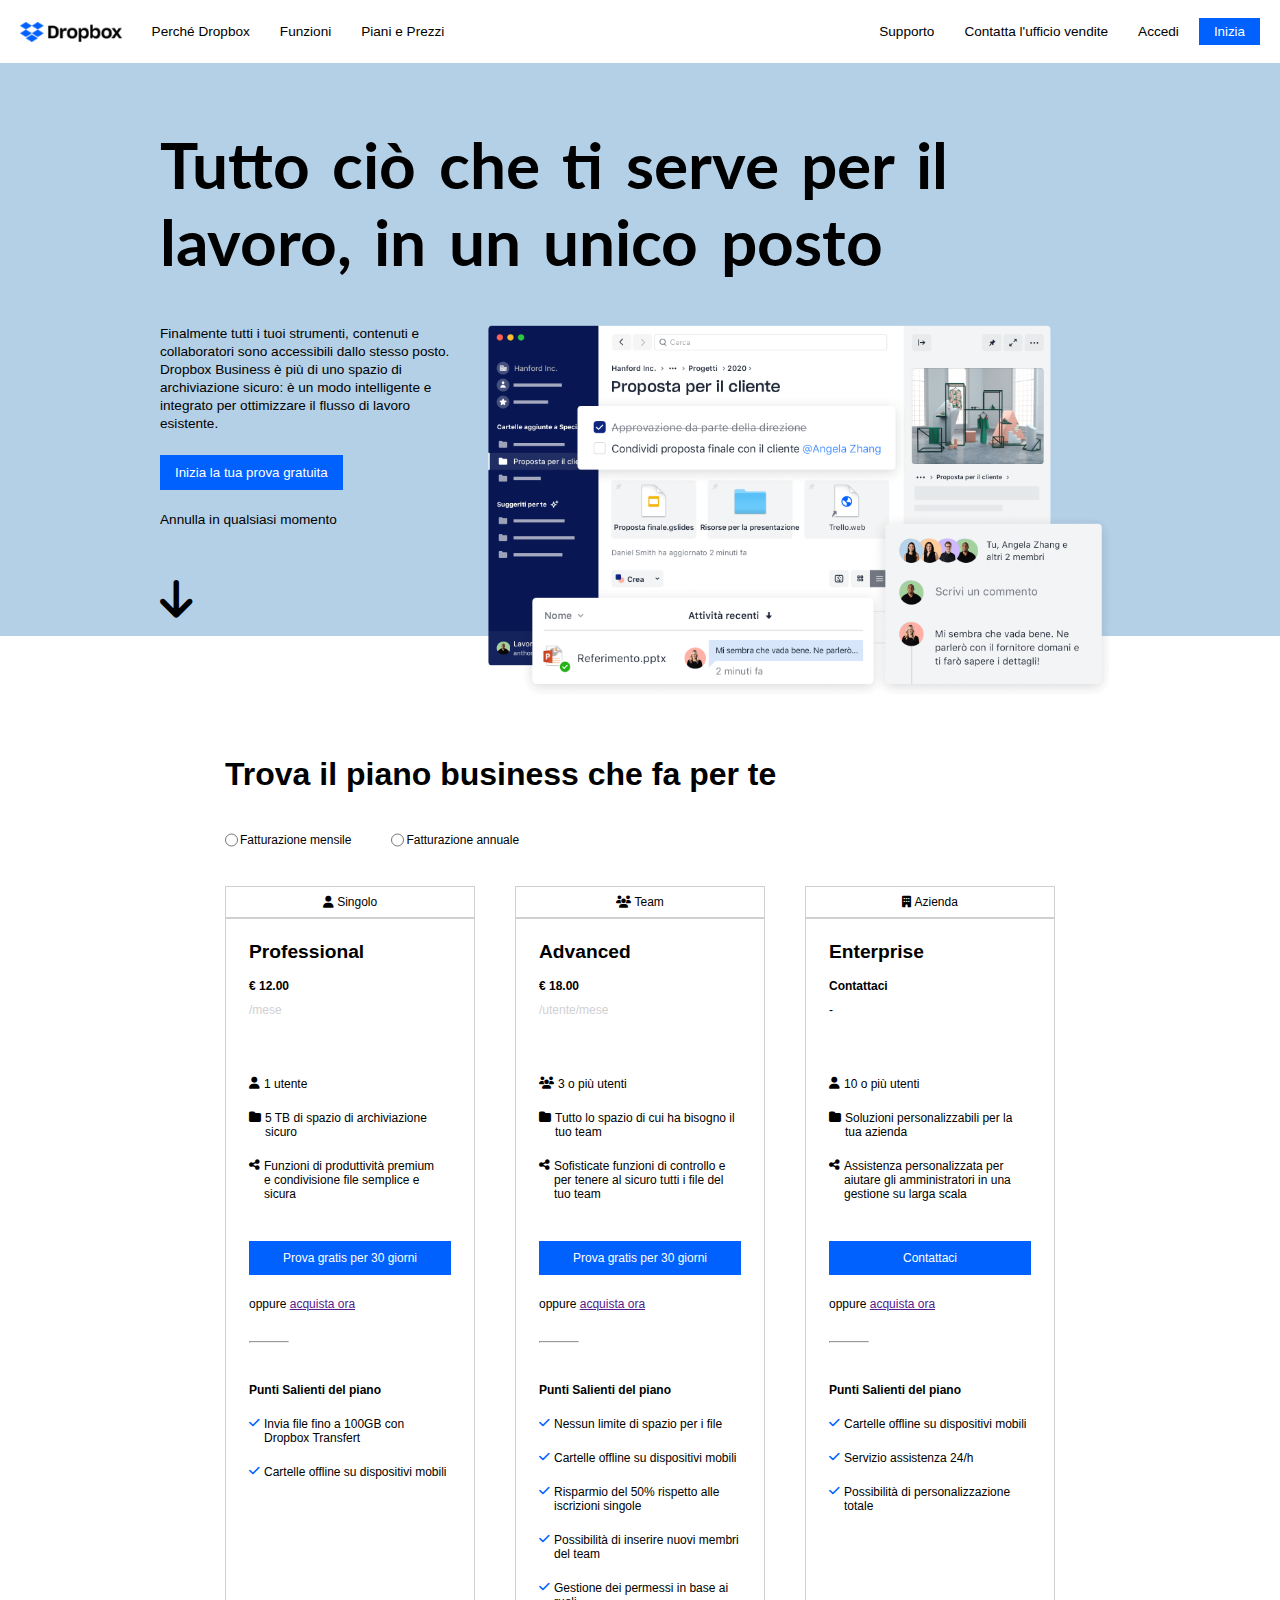
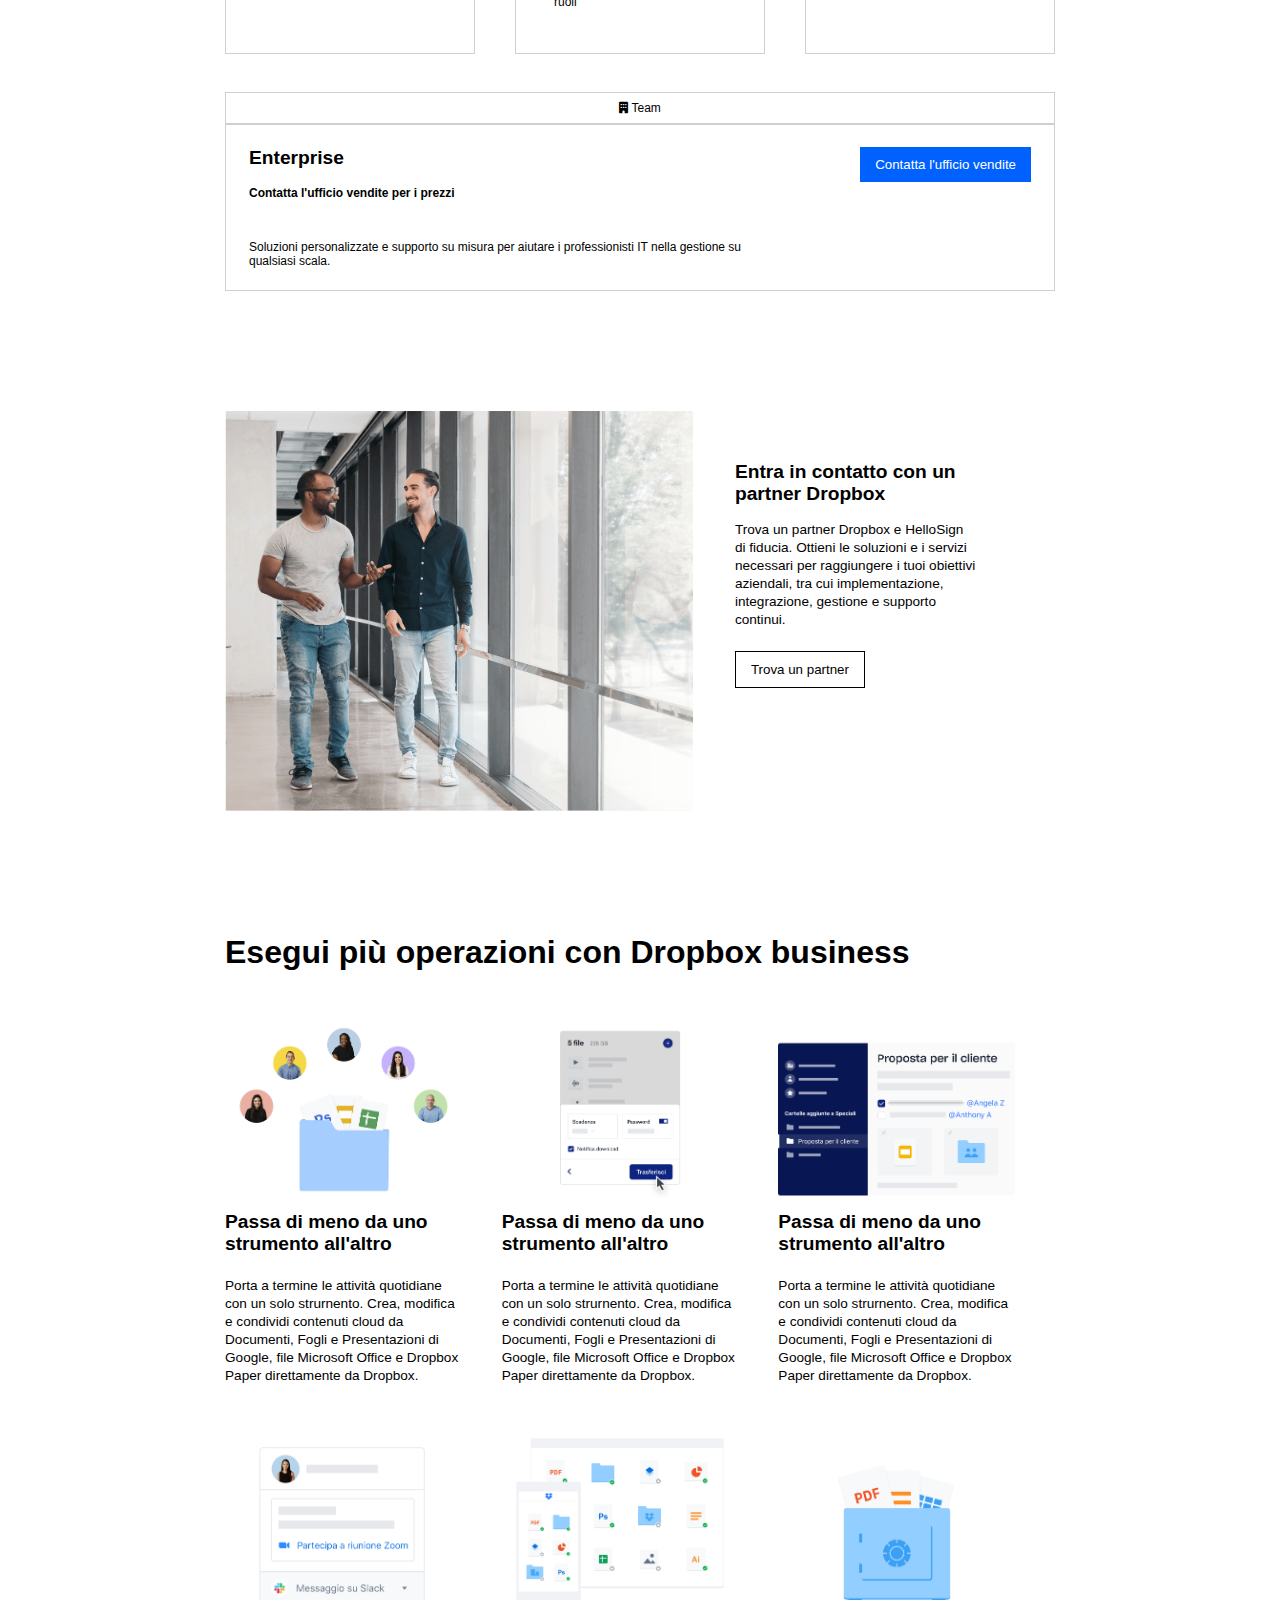
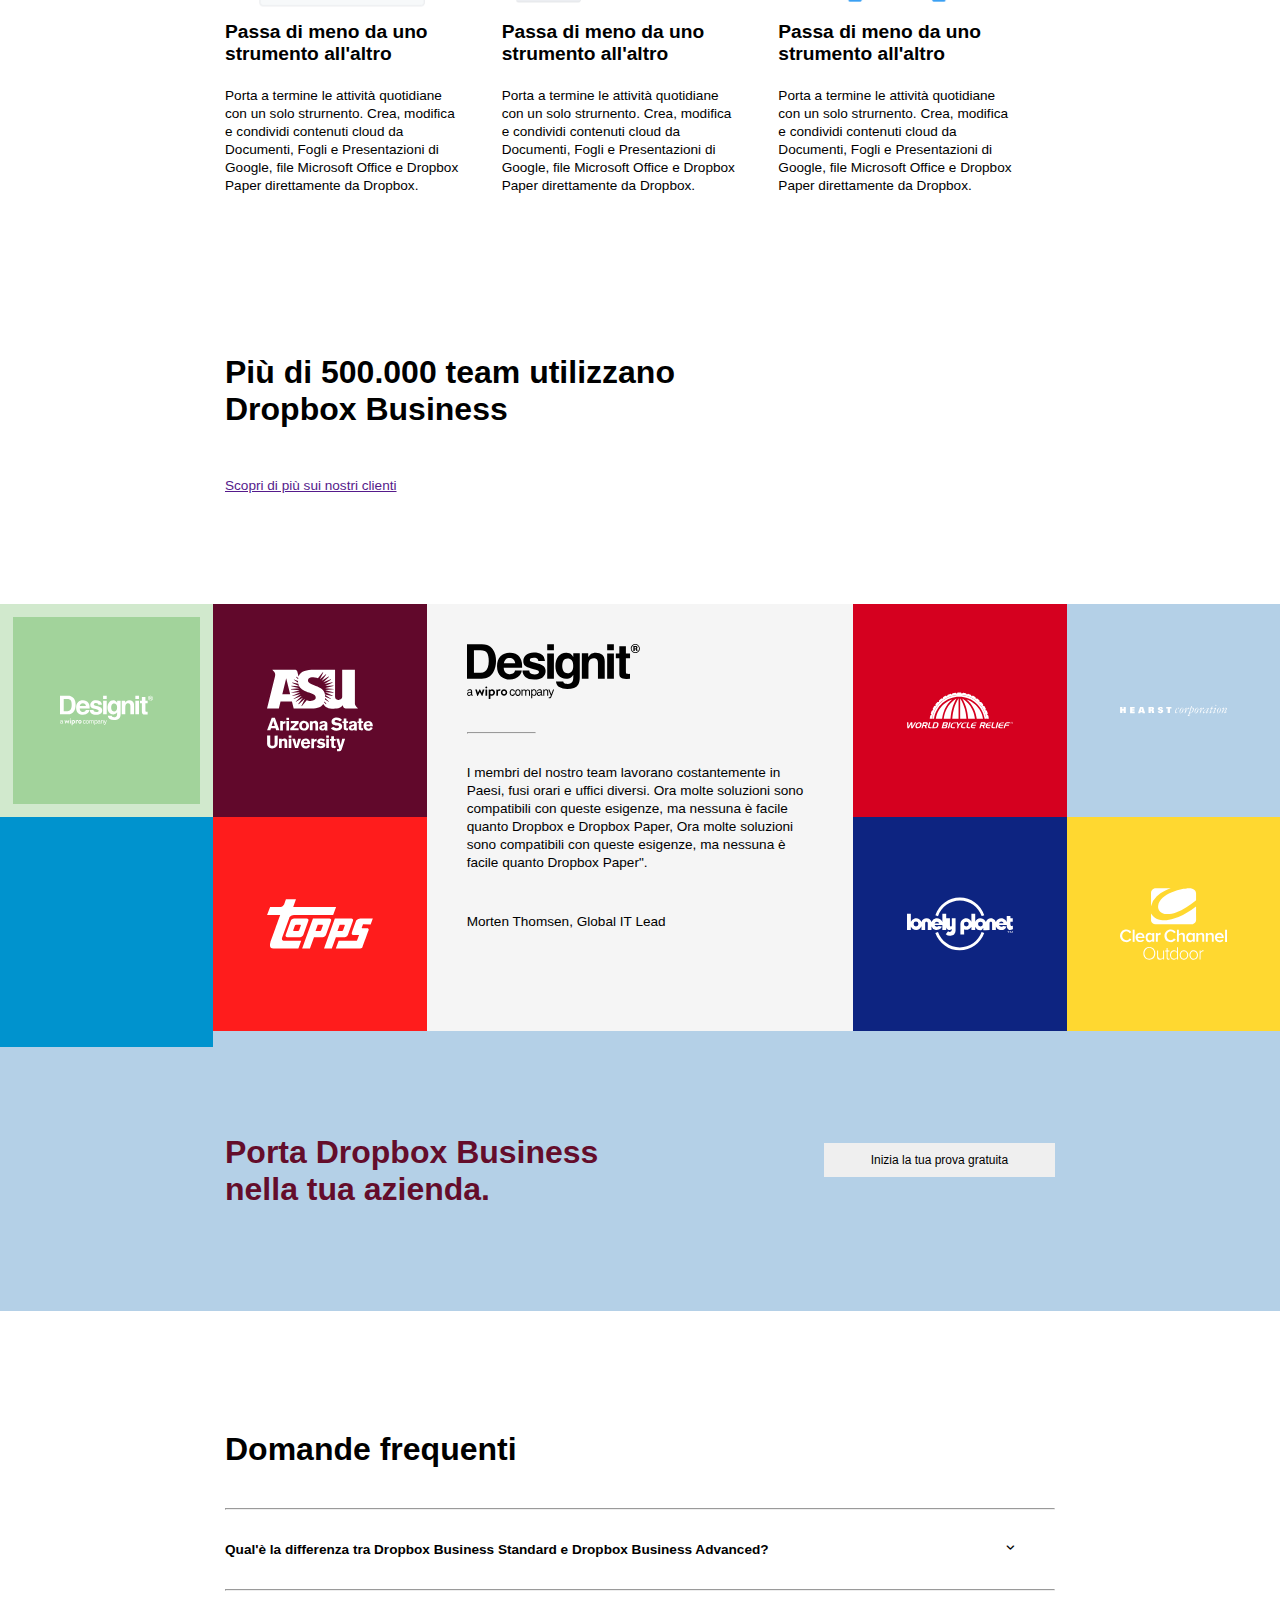
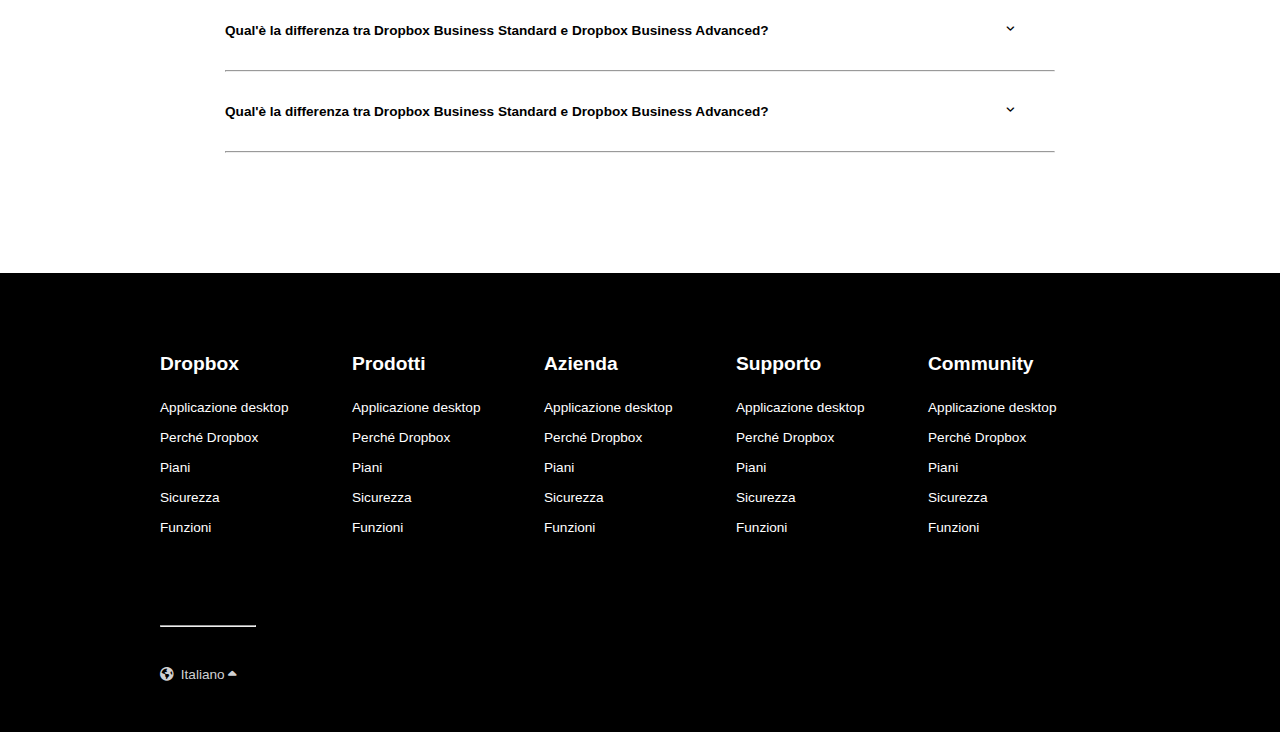
<file: index.html>
<!DOCTYPE html>
<html lang="en">
  <head>
    <meta charset="UTF-8" />
    <meta http-equiv="X-UA-Compatible" content="IE=edge" />
    <meta name="viewport" content="width=device-width, initial-scale=1.0" />
    <link rel="preconnect" href="https://fonts.googleapis.com" />
    <link rel="preconnect" href="https://fonts.gstatic.com" crossorigin />
    <link
      href="https://fonts.googleapis.com/css2?family=Lato:wght@900&display=swap"
      rel="stylesheet"
    />
    <link
      rel="stylesheet"
      href="https://cdnjs.cloudflare.com/ajax/libs/font-awesome/6.1.1/css/all.min.css"
    />
    <link rel="stylesheet" href="css/style.css" />
    <title>Dropbox</title>
  </head>
  <body>
    <!-- Navbar -->
    <header class="row bg-color-white">
      <div class="header-box row">
        <img id="logo" src="img/logo-small.png" alt="logo" />
        <a class="header-link text-black" href="">Perché Dropbox</a>
        <a class="header-link text-black" href="">Funzioni</a>
        <a class="header-link text-black" href="">Piani e Prezzi</a>
      </div>
      <div class="header-box row-reverse">
        <button class="small-button text-white bg-color-blue">Inizia</button>
        <a class="header-link text-black" href="">Accedi</a>
        <a class="header-link text-black" href="">Contatta l'ufficio vendite</a>
        <a class="header-link text-black" href="">Supporto</a>
      </div>
    </header>
    <main>
      <!-- Prima Sezione -->
      <section id="jumbotron" class="bg-color-lightblue">
        <div id="jumbo-container" class="container-big">
          <h1 id="main-title">
            Tutto ciò che ti serve per il lavoro, in un unico posto
          </h1>
          <div class="box1 row">
            <div class="testo column">
              <p>
                Finalmente tutti i tuoi strumenti, contenuti e collaboratori
                sono accessibili dallo stesso posto. Dropbox Business è più di
                uno spazio di archiviazione sicuro: è un modo intelligente e
                integrato per ottimizzare il flusso di lavoro esistente.
              </p>
              <button class="big-button text-white bg-color-blue align-left">
                Inizia la tua prova gratuita
              </button>
              <span id="advice">Annulla in qualsiasi momento</span>
              <i class="mid-icon fa-solid fa-arrow-down"></i>
            </div>
            <div>
              <img id="jumbo-img" src="img/jumbo.png" alt="" />
            </div>
          </div>
        </div>
      </section>
      <!-- Seconda Sezione -->
      <section>
        <div id="business-plan" class="container column">
          <div class="box1">
            <h3>Trova il piano business che fa per te</h3>
            <div class="gap3 row">
              <div class="row gap0">
                <input type="radio" />
                <span class="small-text">Fatturazione mensile</span>
              </div>
              <div class="row gap0">
                <input type="radio" />
                <span class="small-text">Fatturazione annuale</span>
              </div>
            </div>
          </div>
          <div class="box2 row gap3">
            <div class="col column">
              <div class="col-title small-text">
                <i class="fa-solid fa-user"></i>
                <span>Singolo</span>
              </div>
              <div class="col-body small-text">
                <h4>Professional</h4>
                <span class="price"><strong>€ 12.00</strong></span> <br>
                <span class="rate text-grey">/mese</span>
                <ul>
                  <li>
                    <div class="row gap-list">
                      <i class="fa-solid fa-user"></i>
                      <span>1 utente</span>
                    </div>
                  </li>
                  <li>
                    <div class="row gap-list">
                      <i class="fa-solid fa-folder"></i>
                      <span>5 TB di spazio di archiviazione sicuro</span>
                    </div>
                  </li>
                  <li>
                    <div class="row gap-list shortened-box">
                      <i class="fa-solid fa-share-nodes"></i>
                      <span>Funzioni di produttività premium e condivisione file semplice e sicura</span>
                    </div>
                  </li>
                </ul>
                <div class="column">
                  <button class="big-button text-white bg-color-blue small-text align-center stretch">Prova gratis per 30 giorni</button>
                </div>
                <span class="small-text">oppure <a href="">acquista ora</a></span>
                <hr class="hr-space text-grey">
                <span class="small-text col-subtitle"><strong>Punti Salienti del piano</strong></span>
                <ul>
                  <li>
                    <div class="row gap-list">
                      <i class="fa-solid fa-check check"></i>
                      <span>Invia file fino a 100GB con Dropbox Transfert</span>
                    </div>
                  </li>
                  <li>
                    <div class="row gap-list">
                      <i class="fa-solid fa-check check"></i>
                      <span>Cartelle offline su dispositivi mobili</span>
                    </div>
                  </li>
              </div>
            </div>
            <div class="col column">
              <div class="col-title small-text">
                <i class="fa-solid fa-users"></i>
                <span>Team</span>
              </div>
              <div class="col-body small-text">
                <h4>Advanced</h4>
                <span class="price"><strong>€ 18.00</strong></span> <br>
                <span class="rate text-grey">/utente/mese</span>
                <ul>
                  <li>
                    <div class="row gap-list">
                      <i class="fa-solid fa-users"></i>
                      <span>3 o più utenti</span>
                    </div>
                  </li>
                  <li>
                    <div class="row gap-list">
                      <i class="fa-solid fa-folder"></i>
                      <span>Tutto lo spazio di cui ha bisogno il tuo team</span>
                    </div>
                  </li>
                  <li>
                    <div class="row gap-list">
                      <i class="fa-solid fa-share-nodes"></i>
                      <span>Sofisticate funzioni di controllo e per tenere al sicuro tutti i file del tuo team</span>
                    </div>
                  </li>
                </ul>
                <div class="column">
                  <button class="big-button text-white bg-color-blue small-text align-center stretch">Prova gratis per 30 giorni</button>
                </div>
                <span class="small-text">oppure <a href="">acquista ora</a></span>
                <hr class="hr-space text-grey">
                <span class="small-text col-subtitle"><strong>Punti Salienti del piano</strong></span>
                <ul>
                  <li>
                    <div class="row gap-list">
                      <i class="fa-solid fa-check check"></i>
                      <span>Nessun limite di spazio per i file</span>
                    </div>
                  </li>
                  <li>
                    <div class="row gap-list">
                      <i class="fa-solid fa-check check"></i>
                      <span>Cartelle offline su dispositivi mobili</span>
                    </div>
                  </li>
                  <li>
                    <div class="row gap-list">
                      <i class="fa-solid fa-check check"></i>
                      <span>Risparmio del 50% rispetto alle iscrizioni singole</span>
                    </div>
                  </li>
                  <li>
                    <div class="row gap-list">
                      <i class="fa-solid fa-check check"></i>
                      <span>Possibilità di inserire nuovi membri del team</span>
                    </div>
                  </li>
                  <li>
                    <div class="row gap-list">
                      <i class="fa-solid fa-check check"></i>
                      <span>Gestione dei permessi in base ai ruoli</span>
                    </div>
                  </li>
              </div>
            </div>
            <div class="col column">
              <div class="col-title small-text">
                <i class="fa-solid fa-building"></i>
                <span>Azienda</span>
              </div>
              <div class="col-body small-text">
                <h4>Enterprise</h4>
                <span class="price"><strong>Contattaci</strong></span> <br>
                <span class="rate">-</span>
                <ul>
                  <li>
                    <div class="row gap-list">
                      <i class="fa-solid fa-user"></i>
                      <span>10 o più utenti</span>
                    </div>
                  </li>
                  <li>
                    <div class="row gap-list">
                      <i class="fa-solid fa-folder"></i>
                      <span>Soluzioni personalizzabili per la tua azienda</span>
                    </div>
                  </li>
                  <li>
                    <div class="row gap-list shortened-box">
                      <i class="fa-solid fa-share-nodes"></i>
                      <span>Assistenza personalizzata per aiutare gli amministratori in una gestione su larga scala</span>
                    </div>
                  </li>
                </ul>
                <div class="column">
                  <button class="big-button text-white bg-color-blue small-text align-center stretch">Contattaci</button>
                </div>
                <span class="small-text">oppure <a href="">acquista ora</a></span>
                <hr class="hr-space text-grey">
                <span class="small-text col-subtitle"><strong>Punti Salienti del piano</strong></span>
                <ul>
                  <li>
                    <div class="row gap-list">
                      <i class="fa-solid fa-check check"></i>
                      <span>Cartelle offline su dispositivi mobili</span>
                    </div>
                  </li>
                  <li>
                    <div class="row gap-list">
                      <i class="fa-solid fa-check check"></i>
                      <span>Servizio assistenza 24/h</span>
                    </div>
                  </li>
                  <li>
                    <div class="row gap-list">
                      <i class="fa-solid fa-check check"></i>
                      <span>Possibilità di personalizzazione totale</span>
                    </div>
                  </li>
              </div>
            </div>
          </div>
          <div id="team-plan" class="box3">
            <div class="col-title small-text">
              <i class="fa-solid fa-building"></i>
              <span>Team</span>
            </div>
            <div class="col-body row space-between">
              <div class="testo-large inblock">
                <h4>Enterprise</h4>
                <span id="info-team" class="small-text"><strong>Contatta l'ufficio vendite per i prezzi</strong></span>
                <span class="small-text">Soluzioni personalizzate e supporto su misura per aiutare i professionisti IT nella gestione su qualsiasi scala.</span>
              </div>
              <div class="inblock">
                <button class="big-button text-white bg-color-blue">Contatta l'ufficio vendite</button>
              </div>
            </div>
          </div>
        </div>
      </section>
      <!-- Terza Sezione -->
      <section>
        <div class="container row">
          <div class="immagine">
            <img id="partner-img" src="img/partner.png" alt="">
          </div>
          <div id="text-partner" class="testo">
            <h4>Entra in contatto con un partner Dropbox</h4>
            <p class="testo-xl">Trova un partner Dropbox e HelloSign
              di fiducia. Ottieni le soluzioni e i servizi
              necessari per raggiungere i tuoi obiettivi
              aziendali, tra cui implementazione,
              integrazione, gestione e supporto
              continui.</p>
            <button class="big-button border-black bg-color-white">Trova un partner</button>
          </div>
        </div>
      </section>
      <!-- Quarta Sezione -->
      <section>
        <div class="container column">
          <div class="box1">
            <h3>Esegui più operazioni con Dropbox business</h3>
          </div>
          <div id="card-table" class="box2 row wrap">
            <div class="card column">
              <img src="img/business-feature-switching-tools.png" alt="">
              <h4>Passa di meno da uno strumento all'altro</h4>
              <p>Porta a termine le attività quotidiane
                con un solo strurnento. Crea, modifica e
                condividi contenuti cloud da
                Documenti, Fogli e Presentazioni di
                Google, file Microsoft Office e Dropbox
                Paper direttamente da Dropbox.</p>
            </div>
            <div class="card column">
              <img src="img/business-feature-send-files-it.png" alt="">
              <h4>Passa di meno da uno strumento all'altro</h4>
              <p>Porta a termine le attività quotidiane
                con un solo strurnento. Crea, modifica e
                condividi contenuti cloud da
                Documenti, Fogli e Presentazioni di
                Google, file Microsoft Office e Dropbox
                Paper direttamente da Dropbox.</p>
            </div>
            <div class="card column">
              <img src="img/business-feature-coordinate-it.png" alt="">
              <h4>Passa di meno da uno strumento all'altro</h4>
              <p>Porta a termine le attività quotidiane
                con un solo strurnento. Crea, modifica e
                condividi contenuti cloud da
                Documenti, Fogli e Presentazioni di
                Google, file Microsoft Office e Dropbox
                Paper direttamente da Dropbox.</p>
            </div>
            <div class="card column">
              <img src="img/business-feature-integrations-it.png" alt="">
              <h4>Passa di meno da uno strumento all'altro</h4>
              <p>Porta a termine le attività quotidiane
                con un solo strurnento. Crea, modifica e
                condividi contenuti cloud da
                Documenti, Fogli e Presentazioni di
                Google, file Microsoft Office e Dropbox
                Paper direttamente da Dropbox.</p>
            </div>
            <div class="card column">
              <img src="img/business-feature-multi-device.png" alt="">
              <h4>Passa di meno da uno strumento all'altro</h4>
              <p>Porta a termine le attività quotidiane
                con un solo strurnento. Crea, modifica e
                condividi contenuti cloud da
                Documenti, Fogli e Presentazioni di
                Google, file Microsoft Office e Dropbox
                Paper direttamente da Dropbox.</p>
            </div>
            <div class="card column">
              <img src="img/business-feature-security.png" alt="">
              <h4>Passa di meno da uno strumento all'altro</h4>
              <p>Porta a termine le attività quotidiane
                con un solo strurnento. Crea, modifica e
                condividi contenuti cloud da
                Documenti, Fogli e Presentazioni di
                Google, file Microsoft Office e Dropbox
                Paper direttamente da Dropbox.</p>
            </div>
          </div>
        </div>
      </section>
      <!-- Quinta Sezione -->
      <section class="short-section">
        <div class="container">
          <div class="box1 testo-large">
            <h3 id="business-title">Più di 500.000 team utilizzano Dropbox Business</h3>
            <a href="">Scopri di più sui nostri clienti</a>
          </div>          
        </div>
      </section>
      <!-- Settima Sezione -->
      <section id="section-squares">
        <div class="row">
          <div class="square row wrap">
            <div id="subsquare1" class="subsquare row  justify-center">
              <div id="in-square" class="internal-square align-center row justify-center">
                <img class="square-logo negative" src="img/designit.svg" alt="">
              </div>
            </div>
            <div id="subsquare2" class="subsquare row justify-center">
              <img class="square-logo negative" src="img/arizona_state_university.svg" alt="">
            </div>
            <div id="subsquare3" class="subsquare row justify-center">
              <img class="square-logo negative" src="img/university_of_florida.svg" alt="">
            </div>
            <div id="subsquare4" class="subsquare row justify-center">
              <img class="square-logo negative" src="img/topps.svg" alt="">
            </div>
          </div>
          <div id="central-square" class="square">
            <div>
              <img class="square-logo" src="img/designit.svg" alt="">
            </div>
            <hr class="hr-space text-grey">
            <div>
              <p>I membri del nostro team lavorano costantemente in Paesi, fusi orari e
                uffici diversi. Ora molte soluzioni sono compatibili con queste esigenze,
                ma nessuna è facile quanto Dropbox e Dropbox Paper, Ora molte
                soluzioni sono compatibili con queste esigenze, ma nessuna è facile
                quanto Dropbox Paper".</p>
              <span id="morten">Morten Thomsen, Global IT Lead</span>
            </div>
          </div>
          <div class="square row wrap">
            <div id="subsquare5" class="subsquare row justify-center">
              <img class="square-logo negative" src="img/world_bicycle_relief.svg" alt="">
            </div>
            <div id="subsquare6" class="subsquare row justify-center">
              <img class="square-logo negative" src="img/hearst_corp.svg" alt="">
            </div>
            <div id="subsquare7" class="subsquare row justify-center">
              <img class="square-logo negative" src="img/lonely_planet.svg" alt="">
            </div>
            <div id="subsquare8" class="subsquare row justify-center">
              <img class="square-logo negative" src="img/clear_channel.svg" alt="">
            </div>
          </div>
        </div>
      </section>
      <!-- Ottava Sezione -->
      <section class="bg-color-lightblue mid-section">
        <div class="container row">
          <div class="align-center">
            <h3 class="text-wine testo-large no-padding">Porta Dropbox Business nella tua azienda.</h3>
          </div>
          <div class="col column align-center">
            <button class="big-button small-text stretch">Inizia la tua prova gratuita</button>
          </div>
        </div>
      </section>
      <!-- Nona Sezione -->
      <section class="large-section">
        <div class="container">
          <h3>Domande frequenti</h3>
          <div class="column gap2">
            <hr>
            <div class="row space-between">
              <span><strong>Qual'è la differenza tra Dropbox Business Standard e Dropbox Business Advanced?</strong></span>
              <i class="fa-solid fa-angle-down domande-icon"></i>
            </div>
            <hr>
            <div class="row space-between">
              <span><strong>Qual'è la differenza tra Dropbox Business Standard e Dropbox Business Advanced?</strong></span>
              <i class="fa-solid fa-angle-down domande-icon"></i>
            </div>
            <hr>
            <div class="row space-between">
              <span><strong>Qual'è la differenza tra Dropbox Business Standard e Dropbox Business Advanced?</strong></span>
              <i class="fa-solid fa-angle-down domande-icon"></i>
            </div>
            <hr>
          </div>
        </div>
      </section>
      <!-- Footer con Link -->
      <footer class="bg-color-black">
        <div class="container-big">
          <div class="box1 row">
            <div class="box-link">
              <h4 class="box-link-title text-white">Dropbox</h4>
              <ul>
                <li class="footer-link"><a class="footer-link text-white" href="">Applicazione desktop</a></li>
                <li class="footer-link"><a class="footer-link text-white" href="">Perché Dropbox</a></li>
                <li class="footer-link"><a class="footer-link text-white" href="">Piani</a></li>
                <li class="footer-link"><a class="footer-link text-white" href="">Sicurezza</a></li>
                <li class="footer-link"><a class="footer-link text-white" href="">Funzioni</a></li>
              </ul>
            </div>
            <div class="box-link">
              <h4 class="box-link-title text-white">Prodotti</h4>
              <ul>
                <li class="footer-link"><a class="footer-link text-white" href="">Applicazione desktop</a></li>
                <li class="footer-link"><a class="footer-link text-white" href="">Perché Dropbox</a></li>
                <li class="footer-link"><a class="footer-link text-white" href="">Piani</a></li>
                <li class="footer-link"><a class="footer-link text-white" href="">Sicurezza</a></li>
                <li class="footer-link"><a class="footer-link text-white" href="">Funzioni</a></li>
              </ul>
            </div>
            <div class="box-link">
              <h4 class="box-link-title text-white">Azienda</h4>
              <ul>
                <li class="footer-link"><a class="footer-link text-white" href="">Applicazione desktop</a></li>
                <li class="footer-link"><a class="footer-link text-white" href="">Perché Dropbox</a></li>
                <li class="footer-link"><a class="footer-link text-white" href="">Piani</a></li>
                <li class="footer-link"><a class="footer-link text-white" href="">Sicurezza</a></li>
                <li class="footer-link"><a class="footer-link text-white" href="">Funzioni</a></li>
              </ul>
            </div>
            <div class="box-link">
              <h4 class="box-link-title text-white">Supporto</h4>
              <ul>
                <li class="footer-link"><a class="footer-link text-white" href="">Applicazione desktop</a></li>
                <li class="footer-link"><a class="footer-link text-white" href="">Perché Dropbox</a></li>
                <li class="footer-link"><a class="footer-link text-white" href="">Piani</a></li>
                <li class="footer-link"><a class="footer-link text-white" href="">Sicurezza</a></li>
                <li class="footer-link"><a class="footer-link text-white" href="">Funzioni</a></li>
              </ul>
            </div>
            <div class="box-link">
              <h4 class="box-link-title text-white">Community</h4>
              <ul>
                <li class="footer-link"><a class="footer-link text-white" href="">Applicazione desktop</a></li>
                <li class="footer-link"><a class="footer-link text-white" href="">Perché Dropbox</a></li>
                <li class="footer-link"><a class="footer-link text-white" href="">Piani</a></li>
                <li class="footer-link"><a class="footer-link text-white" href="">Sicurezza</a></li>
                <li class="footer-link"><a class="footer-link text-white" href="">Funzioni</a></li>
              </ul>
            </div>
          </div>
          <hr id="hr-footer" class="text-grey">
          <i class="fa-solid fa-earth-americas text-grey"></i>
          <span id="lingua" class="text-grey">Italiano</span>
          <i class="fa-solid fa-caret-up text-grey"></i>
        </div>
      </footer>
    </main>
  </body>
</html>
</file>
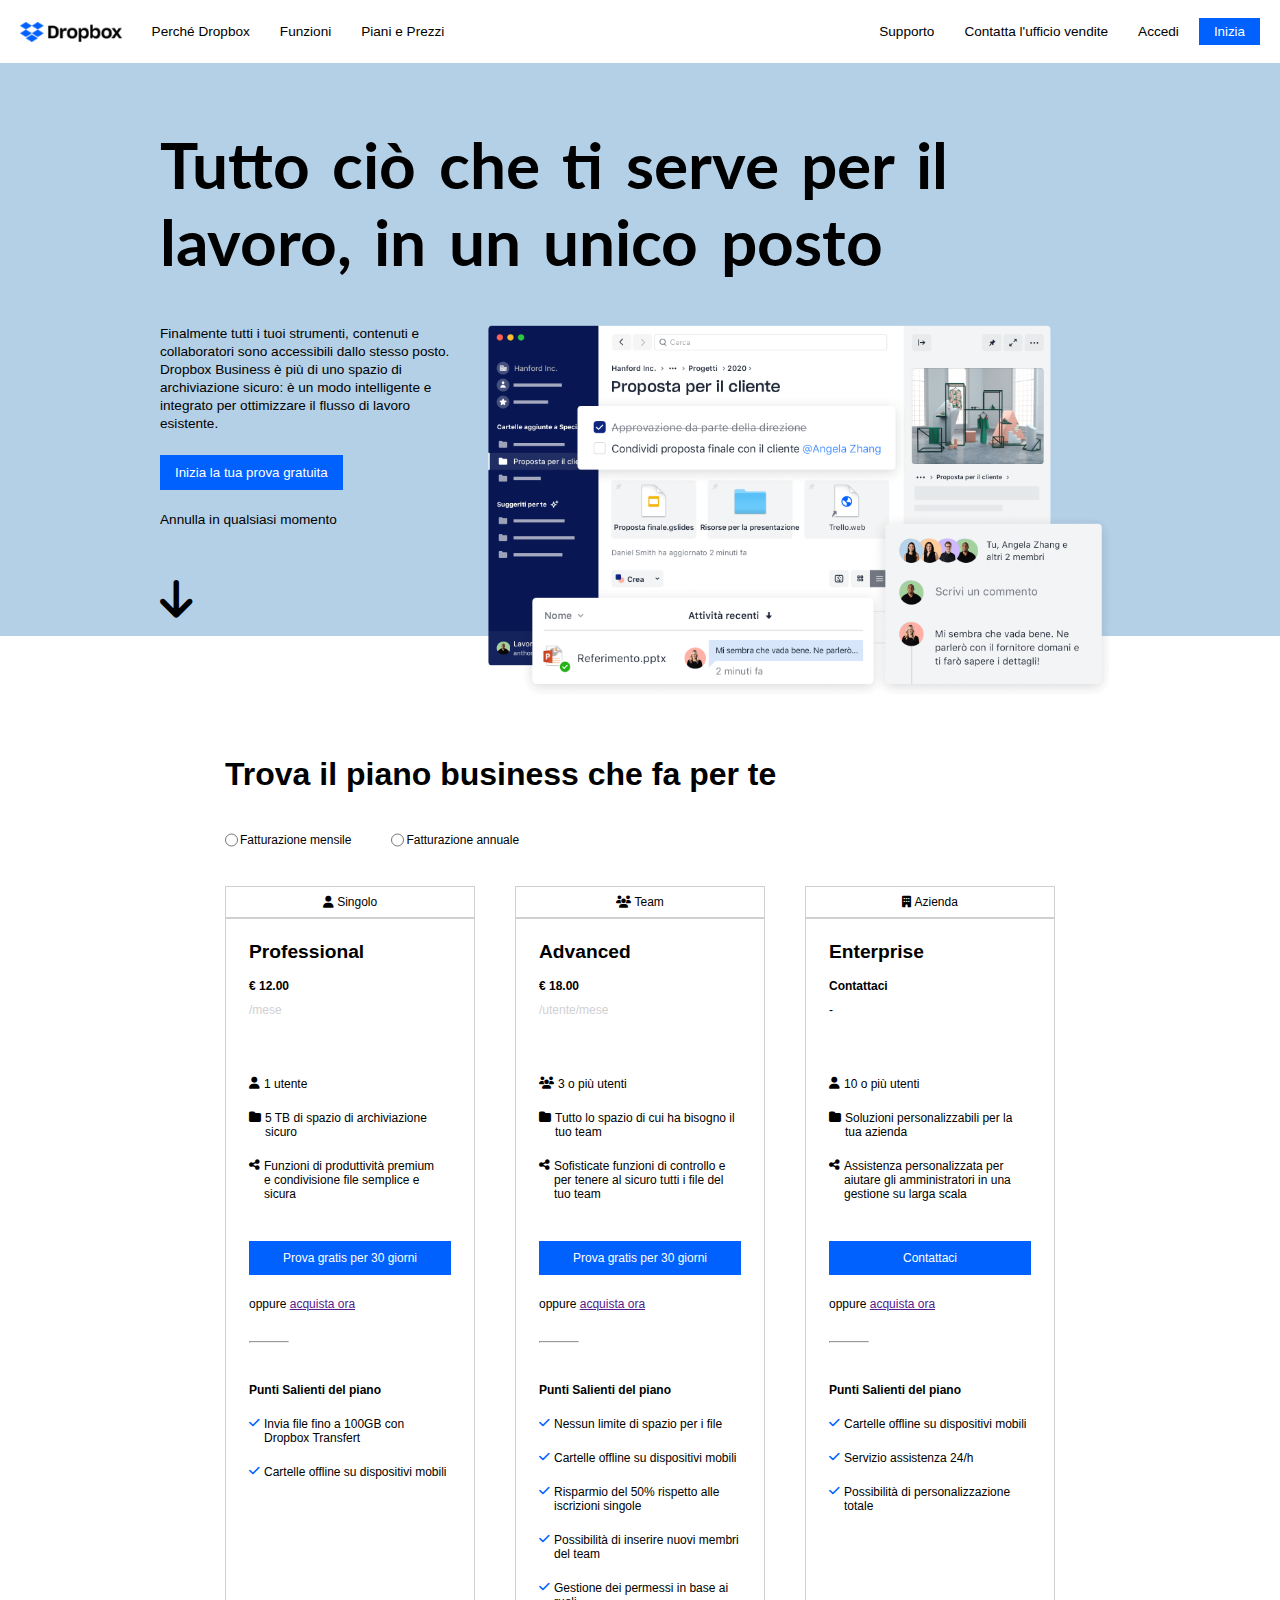
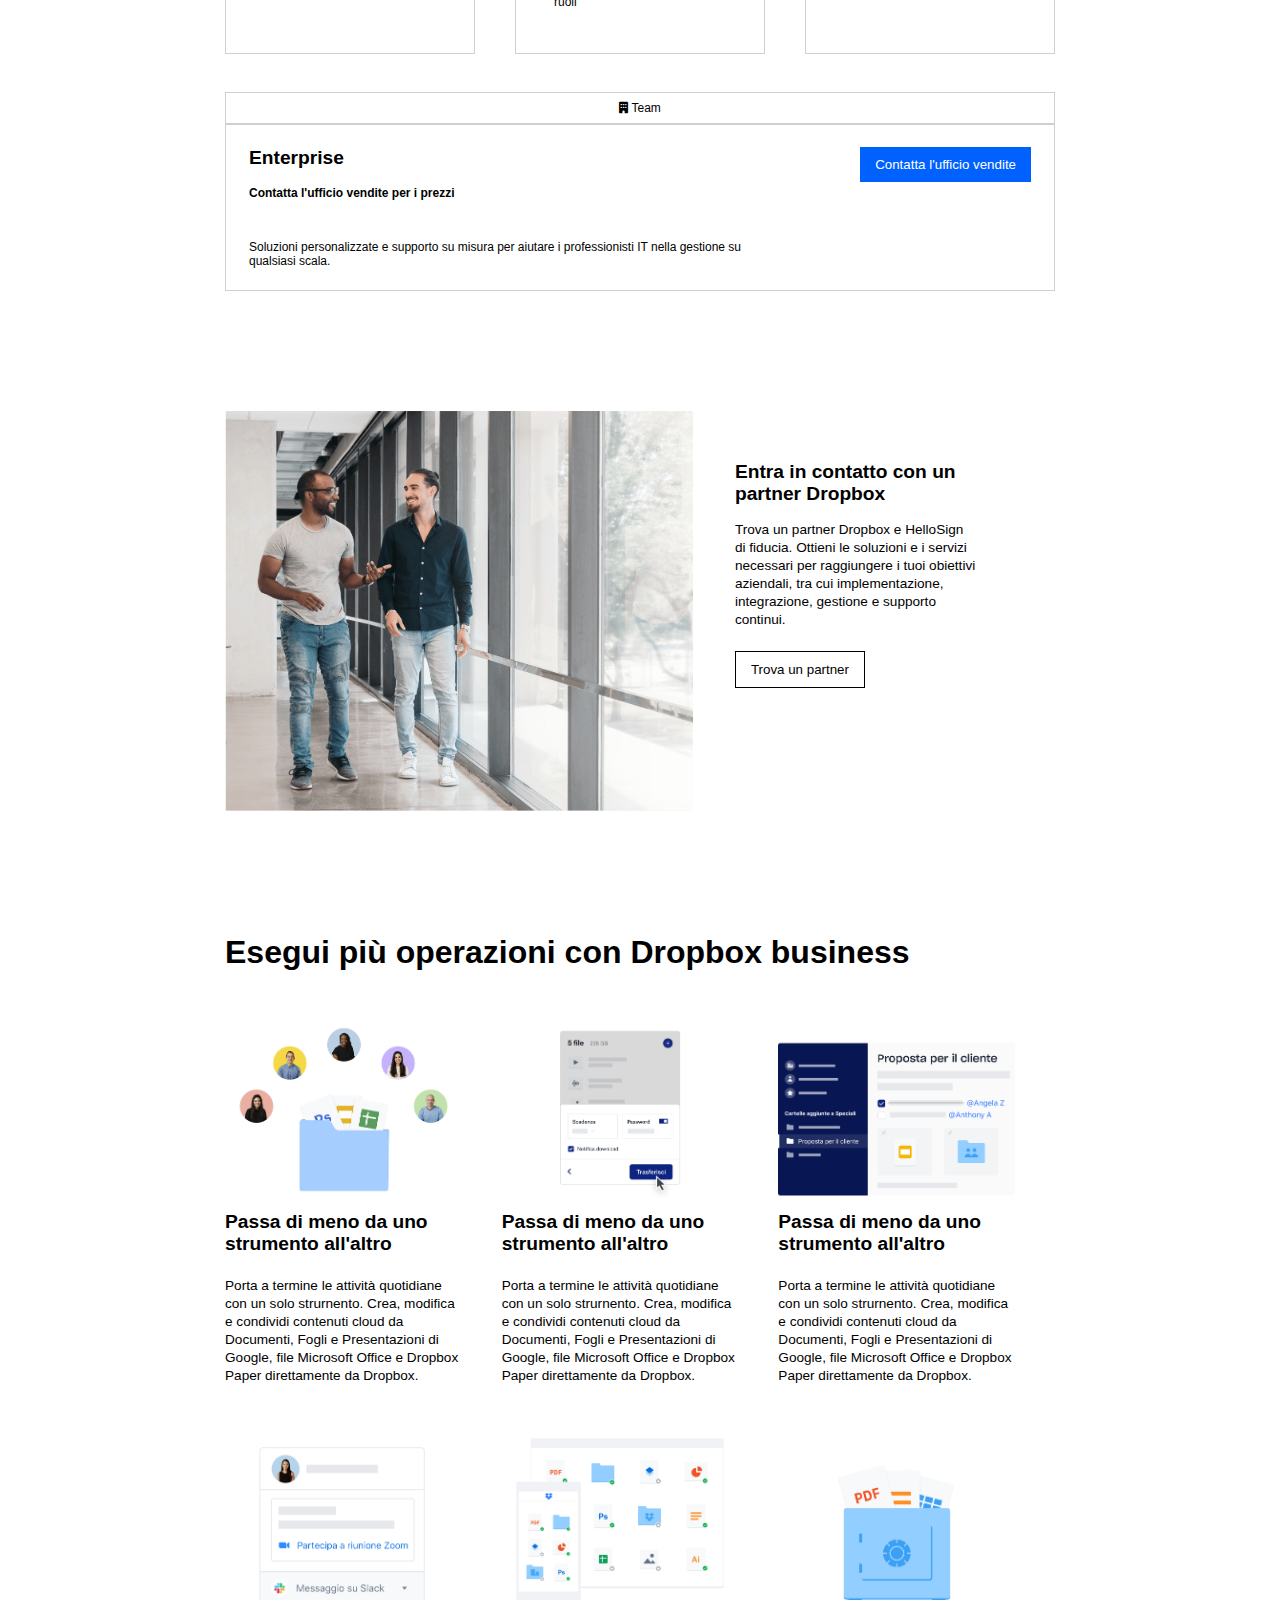
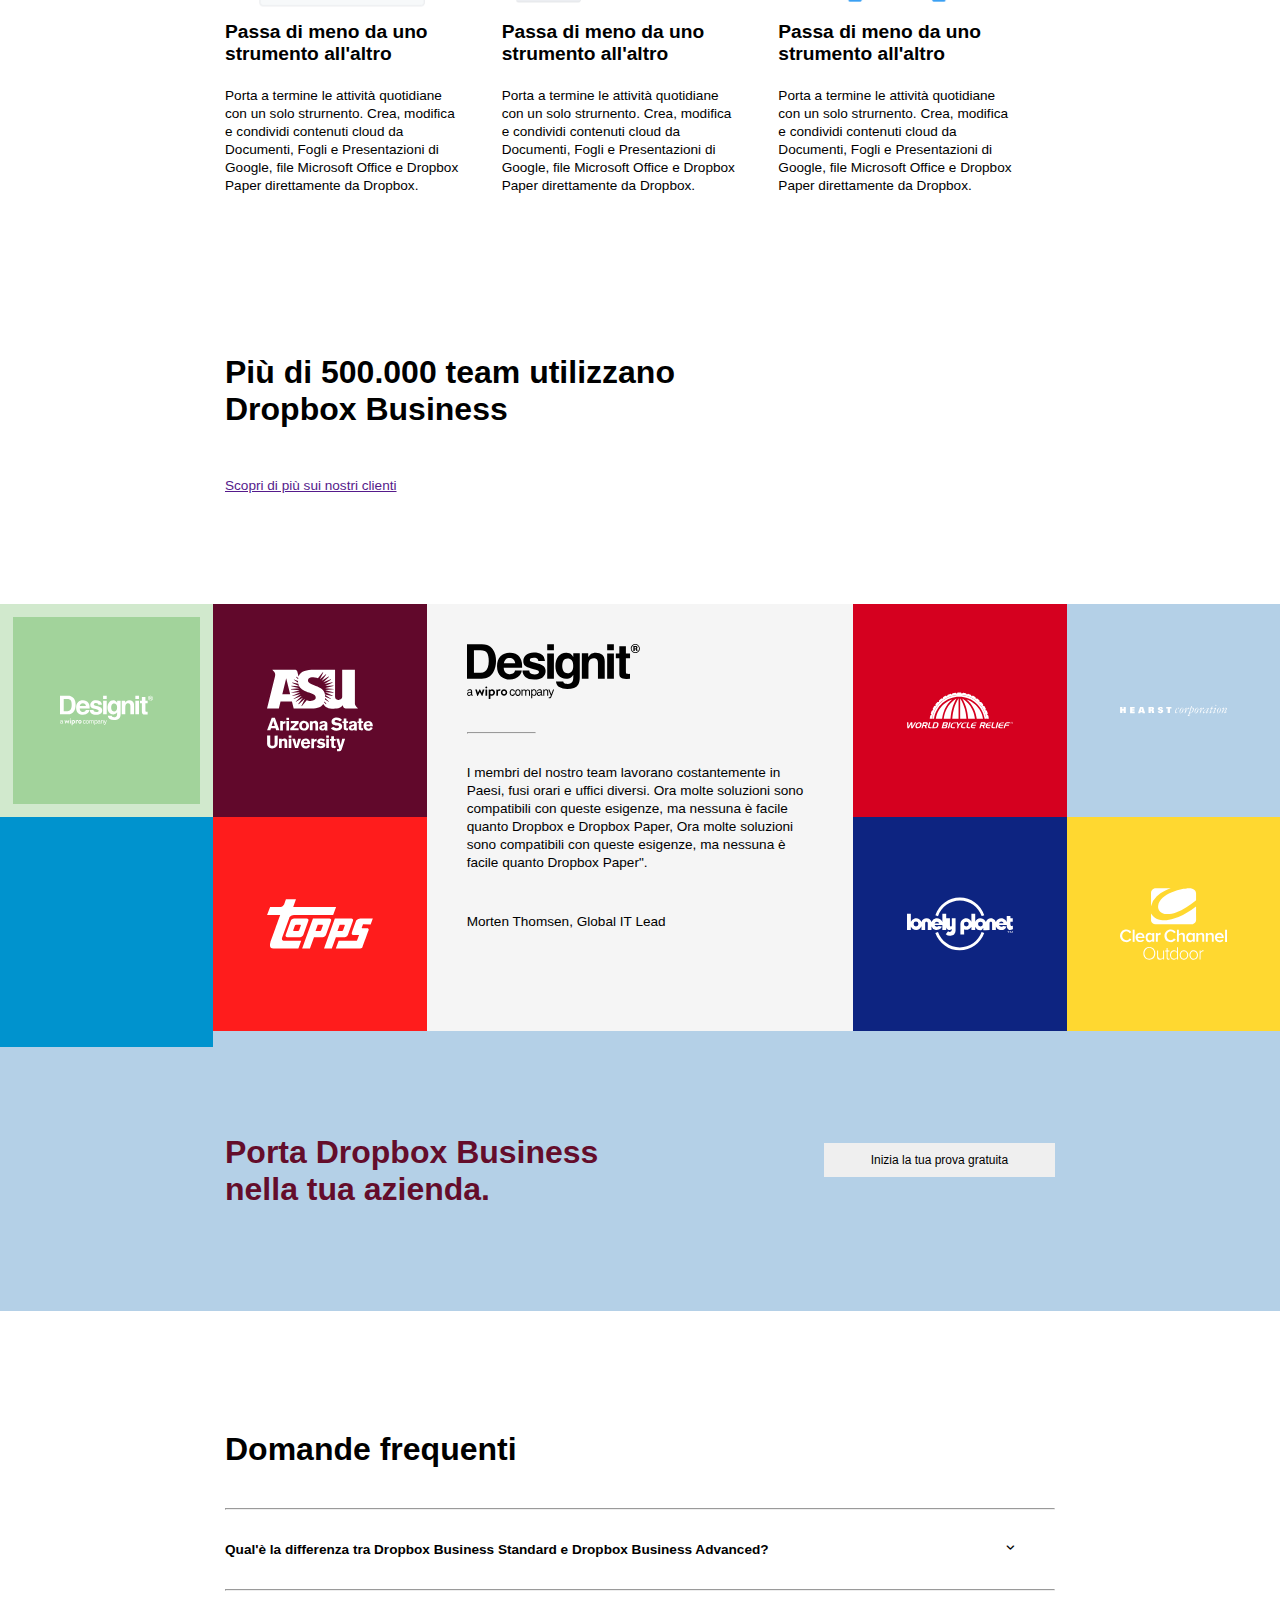
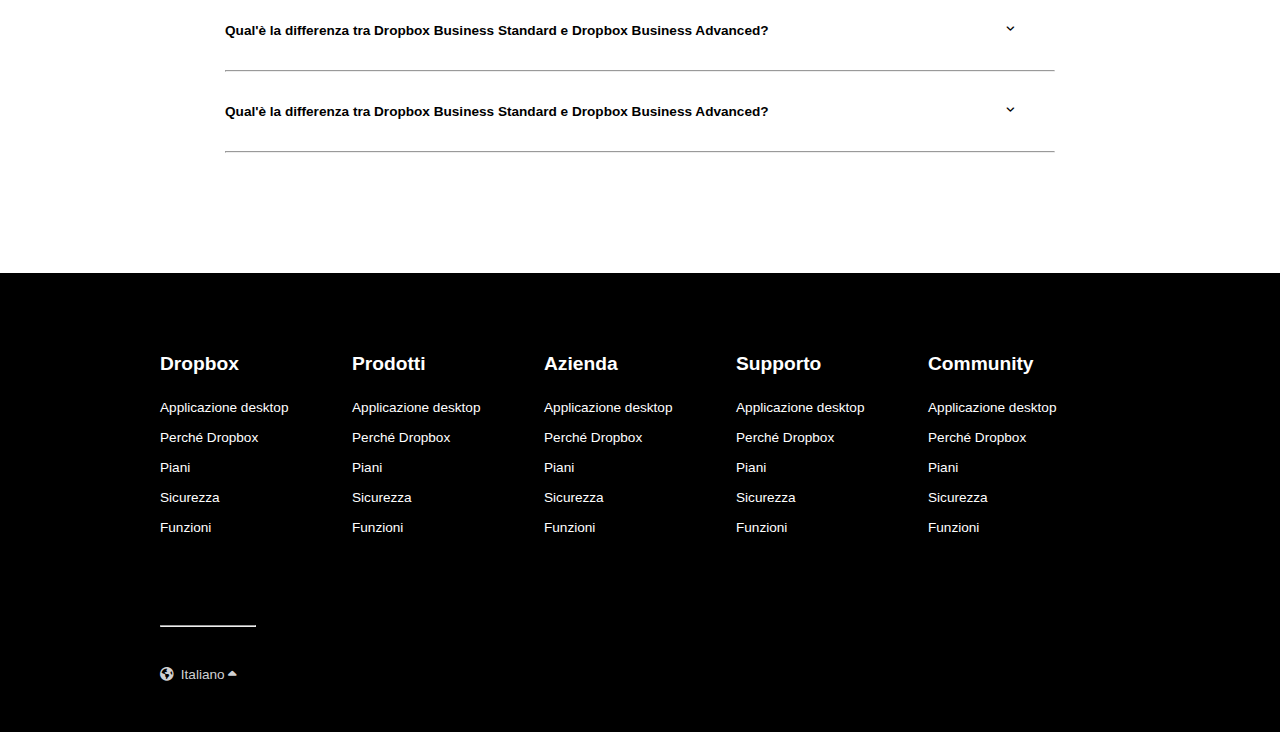
<file: bonus.html>
<!DOCTYPE html>
<html lang="en">
  <head>
    <meta charset="UTF-8" />
    <meta http-equiv="X-UA-Compatible" content="IE=edge" />
    <meta name="viewport" content="width=device-width, initial-scale=1.0" />
    <link rel="preconnect" href="https://fonts.googleapis.com" />
    <link rel="preconnect" href="https://fonts.gstatic.com" crossorigin />
    <link
      href="https://fonts.googleapis.com/css2?family=Lato:wght@900&display=swap"
      rel="stylesheet"
    />
    <link
      rel="stylesheet"
      href="https://cdnjs.cloudflare.com/ajax/libs/font-awesome/6.1.1/css/all.min.css"
    />
    <link rel="stylesheet" href="css/style.css" />
    <link rel="stylesheet" href="css/bonus.css" />
    <title>Dropbox</title>
  </head>
  <body>
    <!-- Navbar -->
    <header class="row bg-color-white">
      <div class="header-box row">
        <img id="logo" src="img/logo-small.png" alt="logo" />
        <a class="header-link text-black" href="">Perché Dropbox</a>
        <a class="header-link text-black" href="">Funzioni</a>
        <a class="header-link text-black" href="">Piani e Prezzi</a>
      </div>
      <div class="header-box row-reverse">
        <button class="small-button text-white bg-color-blue blue-button">Inizia</button>
        <a class="header-link text-black" href="">Accedi</a>
        <a class="header-link text-black" href="">Contatta l'ufficio vendite</a>
        <a class="header-link text-black" href="">Supporto</a>
      </div>
    </header>
    <main>
      <!-- Prima Sezione -->
      <section id="jumbotron" class="bg-color-lightblue">
        <div id="jumbo-container" class="container-big">
          <h1 id="main-title">
            Tutto ciò che ti serve per il lavoro, in un unico posto
          </h1>
          <div class="box1 row">
            <div class="testo column">
              <p>
                Finalmente tutti i tuoi strumenti, contenuti e collaboratori
                sono accessibili dallo stesso posto. Dropbox Business è più di
                uno spazio di archiviazione sicuro: è un modo intelligente e
                integrato per ottimizzare il flusso di lavoro esistente.
              </p>
              <button class="big-button text-white bg-color-blue align-left blue-button">
                Inizia la tua prova gratuita
              </button>
              <span id="advice">Annulla in qualsiasi momento</span>
              <i class="mid-icon fa-solid fa-arrow-down"></i>
            </div>
            <div>
              <img id="jumbo-img" src="img/jumbo.png" alt="" />
            </div>
          </div>
        </div>
      </section>
      <!-- Seconda Sezione -->
      <section>
        <div id="business-plan" class="container column">
          <div class="box1">
            <h3>Trova il piano business che fa per te</h3>
            <div class="gap3 row">
              <div class="row gap0">
                <input type="radio" />
                <span class="small-text">Fatturazione mensile</span>
              </div>
              <div class="row gap0">
                <input type="radio" />
                <span class="small-text">Fatturazione annuale</span>
              </div>
            </div>
          </div>
          <div class="box2 row gap3">
            <div class="col column">
              <div class="col-title small-text">
                <i class="fa-solid fa-user"></i>
                <span>Singolo</span>
              </div>
              <div class="col-body small-text">
                <h4>Professional</h4>
                <span class="price"><strong>€ 12.00</strong></span> <br>
                <span class="rate text-grey">/mese</span>
                <ul>
                  <li>
                    <div class="row gap-list">
                      <i class="fa-solid fa-user"></i>
                      <span>1 utente</span>
                    </div>
                  </li>
                  <li>
                    <div class="row gap-list">
                      <i class="fa-solid fa-folder"></i>
                      <span>5 TB di spazio di archiviazione sicuro</span>
                    </div>
                  </li>
                  <li>
                    <div class="row gap-list shortened-box">
                      <i class="fa-solid fa-share-nodes"></i>
                      <span>Funzioni di produttività premium e condivisione file semplice e sicura</span>
                    </div>
                  </li>
                </ul>
                <div class="column">
                  <button class="big-button text-white bg-color-blue small-text align-center stretch blue-button">Prova gratis per 30 giorni</button>
                </div>
                <span class="small-text">oppure <a href="">acquista ora</a></span>
                <hr class="hr-space text-grey">
                <span class="small-text col-subtitle"><strong>Punti Salienti del piano</strong></span>
                <ul>
                  <li>
                    <div class="row gap-list">
                      <i class="fa-solid fa-check check"></i>
                      <span>Invia file fino a 100GB con Dropbox Transfert</span>
                    </div>
                  </li>
                  <li>
                    <div class="row gap-list">
                      <i class="fa-solid fa-check check"></i>
                      <span>Cartelle offline su dispositivi mobili</span>
                    </div>
                  </li>
              </div>
            </div>
            <div class="col column">
              <div class="col-title small-text">
                <i class="fa-solid fa-users"></i>
                <span>Team</span>
              </div>
              <div class="col-body small-text">
                <h4>Advanced</h4>
                <span class="price"><strong>€ 18.00</strong></span> <br>
                <span class="rate text-grey">/utente/mese</span>
                <ul>
                  <li>
                    <div class="row gap-list">
                      <i class="fa-solid fa-users"></i>
                      <span>3 o più utenti</span>
                    </div>
                  </li>
                  <li>
                    <div class="row gap-list">
                      <i class="fa-solid fa-folder"></i>
                      <span>Tutto lo spazio di cui ha bisogno il tuo team</span>
                    </div>
                  </li>
                  <li>
                    <div class="row gap-list">
                      <i class="fa-solid fa-share-nodes"></i>
                      <span>Sofisticate funzioni di controllo e per tenere al sicuro tutti i file del tuo team</span>
                    </div>
                  </li>
                </ul>
                <div class="column">
                  <button class="big-button text-white bg-color-blue small-text align-center stretch blue-button">Prova gratis per 30 giorni</button>
                </div>
                <span class="small-text">oppure <a href="">acquista ora</a></span>
                <hr class="hr-space text-grey">
                <span class="small-text col-subtitle"><strong>Punti Salienti del piano</strong></span>
                <ul>
                  <li>
                    <div class="row gap-list">
                      <i class="fa-solid fa-check check"></i>
                      <span>Nessun limite di spazio per i file</span>
                    </div>
                  </li>
                  <li>
                    <div class="row gap-list">
                      <i class="fa-solid fa-check check"></i>
                      <span>Cartelle offline su dispositivi mobili</span>
                    </div>
                  </li>
                  <li>
                    <div class="row gap-list">
                      <i class="fa-solid fa-check check"></i>
                      <span>Risparmio del 50% rispetto alle iscrizioni singole</span>
                    </div>
                  </li>
                  <li>
                    <div class="row gap-list">
                      <i class="fa-solid fa-check check"></i>
                      <span>Possibilità di inserire nuovi membri del team</span>
                    </div>
                  </li>
                  <li>
                    <div class="row gap-list">
                      <i class="fa-solid fa-check check"></i>
                      <span>Gestione dei permessi in base ai ruoli</span>
                    </div>
                  </li>
              </div>
            </div>
            <div class="col column">
              <div class="col-title small-text">
                <i class="fa-solid fa-building"></i>
                <span>Azienda</span>
              </div>
              <div class="col-body small-text">
                <h4>Enterprise</h4>
                <span class="price"><strong>Contattaci</strong></span> <br>
                <span class="rate">-</span>
                <ul>
                  <li>
                    <div class="row gap-list">
                      <i class="fa-solid fa-user"></i>
                      <span>10 o più utenti</span>
                    </div>
                  </li>
                  <li>
                    <div class="row gap-list">
                      <i class="fa-solid fa-folder"></i>
                      <span>Soluzioni personalizzabili per la tua azienda</span>
                    </div>
                  </li>
                  <li>
                    <div class="row gap-list shortened-box">
                      <i class="fa-solid fa-share-nodes"></i>
                      <span>Assistenza personalizzata per aiutare gli amministratori in una gestione su larga scala</span>
                    </div>
                  </li>
                </ul>
                <div class="column">
                  <button class="big-button text-white bg-color-blue small-text align-center stretch blue-button">Contattaci</button>
                </div>
                <span class="small-text">oppure <a href="">acquista ora</a></span>
                <hr class="hr-space text-grey">
                <span class="small-text col-subtitle"><strong>Punti Salienti del piano</strong></span>
                <ul>
                  <li>
                    <div class="row gap-list">
                      <i class="fa-solid fa-check check"></i>
                      <span>Cartelle offline su dispositivi mobili</span>
                    </div>
                  </li>
                  <li>
                    <div class="row gap-list">
                      <i class="fa-solid fa-check check"></i>
                      <span>Servizio assistenza 24/h</span>
                    </div>
                  </li>
                  <li>
                    <div class="row gap-list">
                      <i class="fa-solid fa-check check"></i>
                      <span>Possibilità di personalizzazione totale</span>
                    </div>
                  </li>
              </div>
            </div>
          </div>
          <div id="team-plan" class="box3">
            <div class="col-title small-text">
              <i class="fa-solid fa-building"></i>
              <span>Team</span>
            </div>
            <div class="col-body row space-between">
              <div class="testo-large inblock">
                <h4>Enterprise</h4>
                <span id="info-team" class="small-text"><strong>Contatta l'ufficio vendite per i prezzi</strong></span>
                <span class="small-text">Soluzioni personalizzate e supporto su misura per aiutare i professionisti IT nella gestione su qualsiasi scala.</span>
              </div>
              <div class="inblock">
                <button class="big-button text-white bg-color-blue blue-button">Contatta l'ufficio vendite</button>
              </div>
            </div>
          </div>
        </div>
      </section>
      <!-- Terza Sezione -->
      <section>
        <div class="container row">
          <div class="immagine">
            <img id="partner-img" src="img/partner.png" alt="">
          </div>
          <div id="text-partner" class="testo">
            <h4>Entra in contatto con un partner Dropbox</h4>
            <p class="testo-xl">Trova un partner Dropbox e HelloSign
              di fiducia. Ottieni le soluzioni e i servizi
              necessari per raggiungere i tuoi obiettivi
              aziendali, tra cui implementazione,
              integrazione, gestione e supporto
              continui.</p>
            <button class="big-button border-black bg-color-white white-button">Trova un partner</button>
          </div>
        </div>
      </section>
      <!-- Quarta Sezione -->
      <section>
        <div class="container column">
          <div class="box1">
            <h3>Esegui più operazioni con Dropbox business</h3>
          </div>
          <div id="card-table" class="box2 row wrap">
            <div class="card column">
              <img src="img/business-feature-switching-tools.png" alt="">
              <h4>Passa di meno da uno strumento all'altro</h4>
              <p>Porta a termine le attività quotidiane
                con un solo strurnento. Crea, modifica e
                condividi contenuti cloud da
                Documenti, Fogli e Presentazioni di
                Google, file Microsoft Office e Dropbox
                Paper direttamente da Dropbox.</p>
            </div>
            <div class="card column">
              <img src="img/business-feature-send-files-it.png" alt="">
              <h4>Passa di meno da uno strumento all'altro</h4>
              <p>Porta a termine le attività quotidiane
                con un solo strurnento. Crea, modifica e
                condividi contenuti cloud da
                Documenti, Fogli e Presentazioni di
                Google, file Microsoft Office e Dropbox
                Paper direttamente da Dropbox.</p>
            </div>
            <div class="card column">
              <img src="img/business-feature-coordinate-it.png" alt="">
              <h4>Passa di meno da uno strumento all'altro</h4>
              <p>Porta a termine le attività quotidiane
                con un solo strurnento. Crea, modifica e
                condividi contenuti cloud da
                Documenti, Fogli e Presentazioni di
                Google, file Microsoft Office e Dropbox
                Paper direttamente da Dropbox.</p>
            </div>
            <div class="card column">
              <img src="img/business-feature-integrations-it.png" alt="">
              <h4>Passa di meno da uno strumento all'altro</h4>
              <p>Porta a termine le attività quotidiane
                con un solo strurnento. Crea, modifica e
                condividi contenuti cloud da
                Documenti, Fogli e Presentazioni di
                Google, file Microsoft Office e Dropbox
                Paper direttamente da Dropbox.</p>
            </div>
            <div class="card column">
              <img src="img/business-feature-multi-device.png" alt="">
              <h4>Passa di meno da uno strumento all'altro</h4>
              <p>Porta a termine le attività quotidiane
                con un solo strurnento. Crea, modifica e
                condividi contenuti cloud da
                Documenti, Fogli e Presentazioni di
                Google, file Microsoft Office e Dropbox
                Paper direttamente da Dropbox.</p>
            </div>
            <div class="card column">
              <img src="img/business-feature-security.png" alt="">
              <h4>Passa di meno da uno strumento all'altro</h4>
              <p>Porta a termine le attività quotidiane
                con un solo strurnento. Crea, modifica e
                condividi contenuti cloud da
                Documenti, Fogli e Presentazioni di
                Google, file Microsoft Office e Dropbox
                Paper direttamente da Dropbox.</p>
            </div>
          </div>
        </div>
      </section>
      <!-- Quinta Sezione -->
      <section class="short-section">
        <div class="container">
          <div class="box1 testo-large">
            <h3 id="business-title">Più di 500.000 team utilizzano Dropbox Business</h3>
            <a href="">Scopri di più sui nostri clienti</a>
          </div>          
        </div>
      </section>
      <!-- Settima Sezione -->
      <section id="section-squares">
        <div class="row">
          <div class="square row wrap">
            <div id="subsquare1" class="subsquare row  justify-center">
              <div id="in-square" class="internal-square align-center row justify-center">
                <img class="square-logo negative" src="img/designit.svg" alt="">
              </div>
            </div>
            <div id="subsquare2" class="subsquare row justify-center">
              <img class="square-logo negative" src="img/arizona_state_university.svg" alt="">
            </div>
            <div id="subsquare3" class="subsquare row justify-center">
              <img class="square-logo negative" src="img/university_of_florida.svg" alt="">
            </div>
            <div id="subsquare4" class="subsquare row justify-center">
              <img class="square-logo negative" src="img/topps.svg" alt="">
            </div>
          </div>
          <div id="central-square" class="square">
            <div>
              <img class="square-logo" src="img/designit.svg" alt="">
            </div>
            <hr class="hr-space text-grey">
            <div>
              <p>I membri del nostro team lavorano costantemente in Paesi, fusi orari e
                uffici diversi. Ora molte soluzioni sono compatibili con queste esigenze,
                ma nessuna è facile quanto Dropbox e Dropbox Paper, Ora molte
                soluzioni sono compatibili con queste esigenze, ma nessuna è facile
                quanto Dropbox Paper".</p>
              <span id="morten">Morten Thomsen, Global IT Lead</span>
            </div>
          </div>
          <div class="square row wrap">
            <div id="subsquare5" class="subsquare row justify-center">
              <img class="square-logo negative" src="img/world_bicycle_relief.svg" alt="">
            </div>
            <div id="subsquare6" class="subsquare row justify-center">
              <img class="square-logo negative" src="img/hearst_corp.svg" alt="">
            </div>
            <div id="subsquare7" class="subsquare row justify-center">
              <img class="square-logo negative" src="img/lonely_planet.svg" alt="">
            </div>
            <div id="subsquare8" class="subsquare row justify-center">
              <img class="square-logo negative" src="img/clear_channel.svg" alt="">
            </div>
          </div>
        </div>
      </section>
      <!-- Ottava Sezione -->
      <section class="bg-color-lightblue mid-section">
        <div class="container row">
          <div class="align-center">
            <h3 class="text-wine testo-large no-padding">Porta Dropbox Business nella tua azienda.</h3>
          </div>
          <div class="col column align-center">
            <button class="big-button small-text stretch white-button">Inizia la tua prova gratuita</button>
          </div>
        </div>
      </section>
      <!-- Nona Sezione -->
      <section class="large-section">
        <div class="container">
          <h3>Domande frequenti</h3>
          <div class="column gap2">
            <hr>
            <div class="row space-between">
              <span><strong>Qual'è la differenza tra Dropbox Business Standard e Dropbox Business Advanced?</strong></span>
              <i class="fa-solid fa-angle-down domande-icon"></i>
            </div>
            <hr>
            <div class="row space-between">
              <span><strong>Qual'è la differenza tra Dropbox Business Standard e Dropbox Business Advanced?</strong></span>
              <i class="fa-solid fa-angle-down domande-icon"></i>
            </div>
            <hr>
            <div class="row space-between">
              <span><strong>Qual'è la differenza tra Dropbox Business Standard e Dropbox Business Advanced?</strong></span>
              <i class="fa-solid fa-angle-down domande-icon"></i>
            </div>
            <hr>
          </div>
        </div>
      </section>
      <!-- Footer con Link -->
      <footer class="bg-color-black">
        <div class="container-big">
          <div class="box1 row">
            <div class="box-link">
              <h4 class="box-link-title text-white">Dropbox</h4>
              <ul>
                <li class="footer-link"><a class="footer-link text-white" href="">Applicazione desktop</a></li>
                <li class="footer-link"><a class="footer-link text-white" href="">Perché Dropbox</a></li>
                <li class="footer-link"><a class="footer-link text-white" href="">Piani</a></li>
                <li class="footer-link"><a class="footer-link text-white" href="">Sicurezza</a></li>
                <li class="footer-link"><a class="footer-link text-white" href="">Funzioni</a></li>
              </ul>
            </div>
            <div class="box-link">
              <h4 class="box-link-title text-white">Prodotti</h4>
              <ul>
                <li class="footer-link"><a class="footer-link text-white" href="">Applicazione desktop</a></li>
                <li class="footer-link"><a class="footer-link text-white" href="">Perché Dropbox</a></li>
                <li class="footer-link"><a class="footer-link text-white" href="">Piani</a></li>
                <li class="footer-link"><a class="footer-link text-white" href="">Sicurezza</a></li>
                <li class="footer-link"><a class="footer-link text-white" href="">Funzioni</a></li>
              </ul>
            </div>
            <div class="box-link">
              <h4 class="box-link-title text-white">Azienda</h4>
              <ul>
                <li class="footer-link"><a class="footer-link text-white" href="">Applicazione desktop</a></li>
                <li class="footer-link"><a class="footer-link text-white" href="">Perché Dropbox</a></li>
                <li class="footer-link"><a class="footer-link text-white" href="">Piani</a></li>
                <li class="footer-link"><a class="footer-link text-white" href="">Sicurezza</a></li>
                <li class="footer-link"><a class="footer-link text-white" href="">Funzioni</a></li>
              </ul>
            </div>
            <div class="box-link">
              <h4 class="box-link-title text-white">Supporto</h4>
              <ul>
                <li class="footer-link"><a class="footer-link text-white" href="">Applicazione desktop</a></li>
                <li class="footer-link"><a class="footer-link text-white" href="">Perché Dropbox</a></li>
                <li class="footer-link"><a class="footer-link text-white" href="">Piani</a></li>
                <li class="footer-link"><a class="footer-link text-white" href="">Sicurezza</a></li>
                <li class="footer-link"><a class="footer-link text-white" href="">Funzioni</a></li>
              </ul>
            </div>
            <div class="box-link">
              <h4 class="box-link-title text-white">Community</h4>
              <ul>
                <li class="footer-link"><a class="footer-link text-white" href="">Applicazione desktop</a></li>
                <li class="footer-link"><a class="footer-link text-white" href="">Perché Dropbox</a></li>
                <li class="footer-link"><a class="footer-link text-white" href="">Piani</a></li>
                <li class="footer-link"><a class="footer-link text-white" href="">Sicurezza</a></li>
                <li class="footer-link"><a class="footer-link text-white" href="">Funzioni</a></li>
              </ul>
            </div>
          </div>
          <hr id="hr-footer" class="text-grey">
          <i class="fa-solid fa-earth-americas text-grey"></i>
          <span id="lingua" class="text-grey">Italiano</span>
          <i class="fa-solid fa-caret-up text-grey"></i>
        </div>
      </footer>
    </main>
  </body>
</html>
</file>
<file: css/style.css>
* {
  box-sizing: border-box;
  margin: 0;
  padding: 0;
}

body {
  font-size: 0.85rem;
  font-family: Arial, Helvetica, sans-serif;
}

header {
  justify-content: space-between;
  padding: 14px 0px;
  position: fixed;
  width: 100%;
  z-index: 1;
}

section {
  padding: 60px 0px;
}

footer {
  padding: 80px 0px 50px;
}

h1 {
  font-size: 4rem;
  font-family: "Lato";
  word-spacing: 0.4rem;
}

h3 {
  font-size: 2rem;
  padding-bottom: 40px;
}

h4 {
  font-size: 1.2rem;
  padding-bottom: 16px;
}

p {
  line-height: 18px;
  padding-bottom: 22px;
}

ul {
  list-style: none;
  margin-bottom: 40px;
}

li {
  margin: 20px 0px;
}

span {
  display: inline-block;
}

#logo {
  height: 20px;
  padding: 0px 10px 0px 0px;
}

#main-title {
  padding-bottom: 45px;
}

#business-title {
  padding-bottom: 50px;
}

#advice {
  padding-bottom: 50px;
}

#jumbo-img {
  max-height: 370px;
}

#partner-img {
  max-height: 400px;
}

#jumbo-container {
  position: relative;
  top: 94px;
}

#jumbotron {
  padding: 32px 0px;
}

#info-team {
  padding-bottom: 40px;
}

#team-plan {
  margin-top: 20px;
}

#business-plan {
  padding-top: 60px;
}

#text-partner {
  padding: 50px 0px 0px 42px;
}

#card-table {
  position: relative;
  bottom: 60px;
}

#subsquare1 {
  background-color: #d1e9cd;
}

#subsquare2 {
  background-color: #61082b;
}

#subsquare3 {
  background-color: #0093ce;
  padding: 115px 0px;
}

#subsquare4 {
  background-color: #ff1c1c;
}

#subsquare5 {
  background-color: #d5001f;
}

#subsquare6 {
  background-color: #b4d0e7;
}

#subsquare7 {
  background-color: #0d2481;
}

#subsquare8 {
  background-color: #ffd830;
}

#in-square {
  background-color: #a2d39b;
}

#central-square {
  background-color: #f5f5f5;
  padding: 40px 40px;
}

#morten {
  padding-top: 20px;
}

#hr-footer {
  width: 10%;
  margin-top: 50px;
  margin-bottom: 40px;
}

#lingua {
  padding-left: 3px;
}

#section-squares {
  padding: 60px 0px 0px;
}

.ib {
  /* TEMPORANEO */
  border: 1px dashed red;
}

.header-box {
  padding: 0px 20px;
  align-items: center;
  gap: 10px;
}

.container-big {
  max-width: 960px;
  width: 100%;
  min-width: 300px;
  min-height: 180px;
  margin: 0 auto;
}

.container {
  max-width: 830px;
  width: 100%;
  min-width: 300px;
  min-height: 180px;
  margin: 0 auto;
}

.row {
  display: flex;
  flex-direction: row;
}

.row-reverse {
  display: flex;
  flex-direction: row-reverse;
}

.column {
  display: flex;
  flex-direction: column;
}

.align-left {
  align-self: flex-start;
}

.align-center {
  align-self: center;
}

.align-right {
  align-self: flex-end;
}

.justify-center {
  justify-content: center;
}

.stretch {
  align-self: stretch;
}

.space-between {
  justify-content: space-between;
}

.inblock {
  display: inline-block;
}

.box1 {
  min-height: 130px;
}

.box2 {
  min-height: 600px;
  width: 100%;
}

.box3 {
  min-height: 180px;
}

.box-link {
  width: calc(100% / 5);
}

.shortened-box {
  padding-right: 10px;
}

.wrap {
  flex-wrap: wrap;
}

.card {
  width: calc(100% / 3);
  height: 400px;
  margin-top: 10px;
  padding-right: 40px;
  gap: 6px;
}

.square {
  width: calc(100vw / 3);
  height: calc(100vw / 3);
}

.subsquare {
  width: 50%;
  height: 50%;
}

.internal-square {
  width: calc(100% - 26px);
  height: calc(100% - 26px);
}

.bg-color-white {
  background-color: white;
}

.bg-color-lightblue {
  background-color: #b4d0e7;
}

.bg-color-black {
  background-color: #000000;
}

.bg-color-blue {
  background-color: #0061ff;
}

.text-black {
  color: black;
}

.text-white {
  color: white;
}

.text-grey {
  color: #d0d0d3;
}

.text-wine {
  color: #640d2b;
}

.small-text {
  font-size: 0.75rem;
}

.header-link {
  text-decoration: none;
  padding: 10px 10px;
}

.footer-link {
  text-decoration: none;
  margin: 15px 0px;
}

.box-link-title {
  padding-bottom: 10px;
}

.small-button {
  border: none;
  padding: 6px 15px;
  cursor: pointer;
}

.big-button {
  border: none;
  padding: 10px 15px;
  cursor: pointer;
  margin-bottom: 22px;
}

.testo {
  width: 32%;
}

.testo-large {
  width: 66%;
}

.testo-xl {
  width: 108%;
}

.mid-icon {
  font-size: 2.7rem;
}

.col {
  flex-grow: 1;
  width: calc((100% - 5rem) / 3);
}

.col-title {
  border: 1px solid #d0d0d3;
  padding: 8px 0px;
  text-align: center;
}

.col-subtitle {
  padding-top: 10px;
}

.col-body {
  border: 1px solid #d0d0d3;
  padding: 22px 23px;
  height: calc(100% - 50px);
  width: 100%;
}

.gap0 {
  gap: 2px;
}

.gap1 {
  gap: 1rem;
}

.gap2 {
  gap: 2rem;
}

.gap3 {
  gap: 2.5rem;
}

.gap-list {
  gap: 4px;
}

.hr-space {
  width: 20%;
  margin-top: 30px;
  margin-bottom: 30px;
}

.check {
  color: #0061ff;
}

.price {
  padding-bottom: 10px;
}

.rate {
  padding-bottom: 40px;
}

.border-black {
  border: 1px solid black;
}

.short-section {
  padding: 10px 0px;
}

.mid-section {
  padding: 50px 0px;
}

.large-section {
  padding: 120px 0px;
}

.square-logo {
  width: 50%;
}

.negative {
  filter: invert(1);
}

.no-padding {
  padding: 0px;
}

.domande-icon {
  padding-right: 40px;
  font-size: 10px;
}
</file>
<file: css/bonus.css>
header a:hover {
    text-decoration: underline;
}

.blue-button:hover {
    background-color: #5493f9;
}

.white-button:hover {
    background-color: #edebeb;
}
</file>
